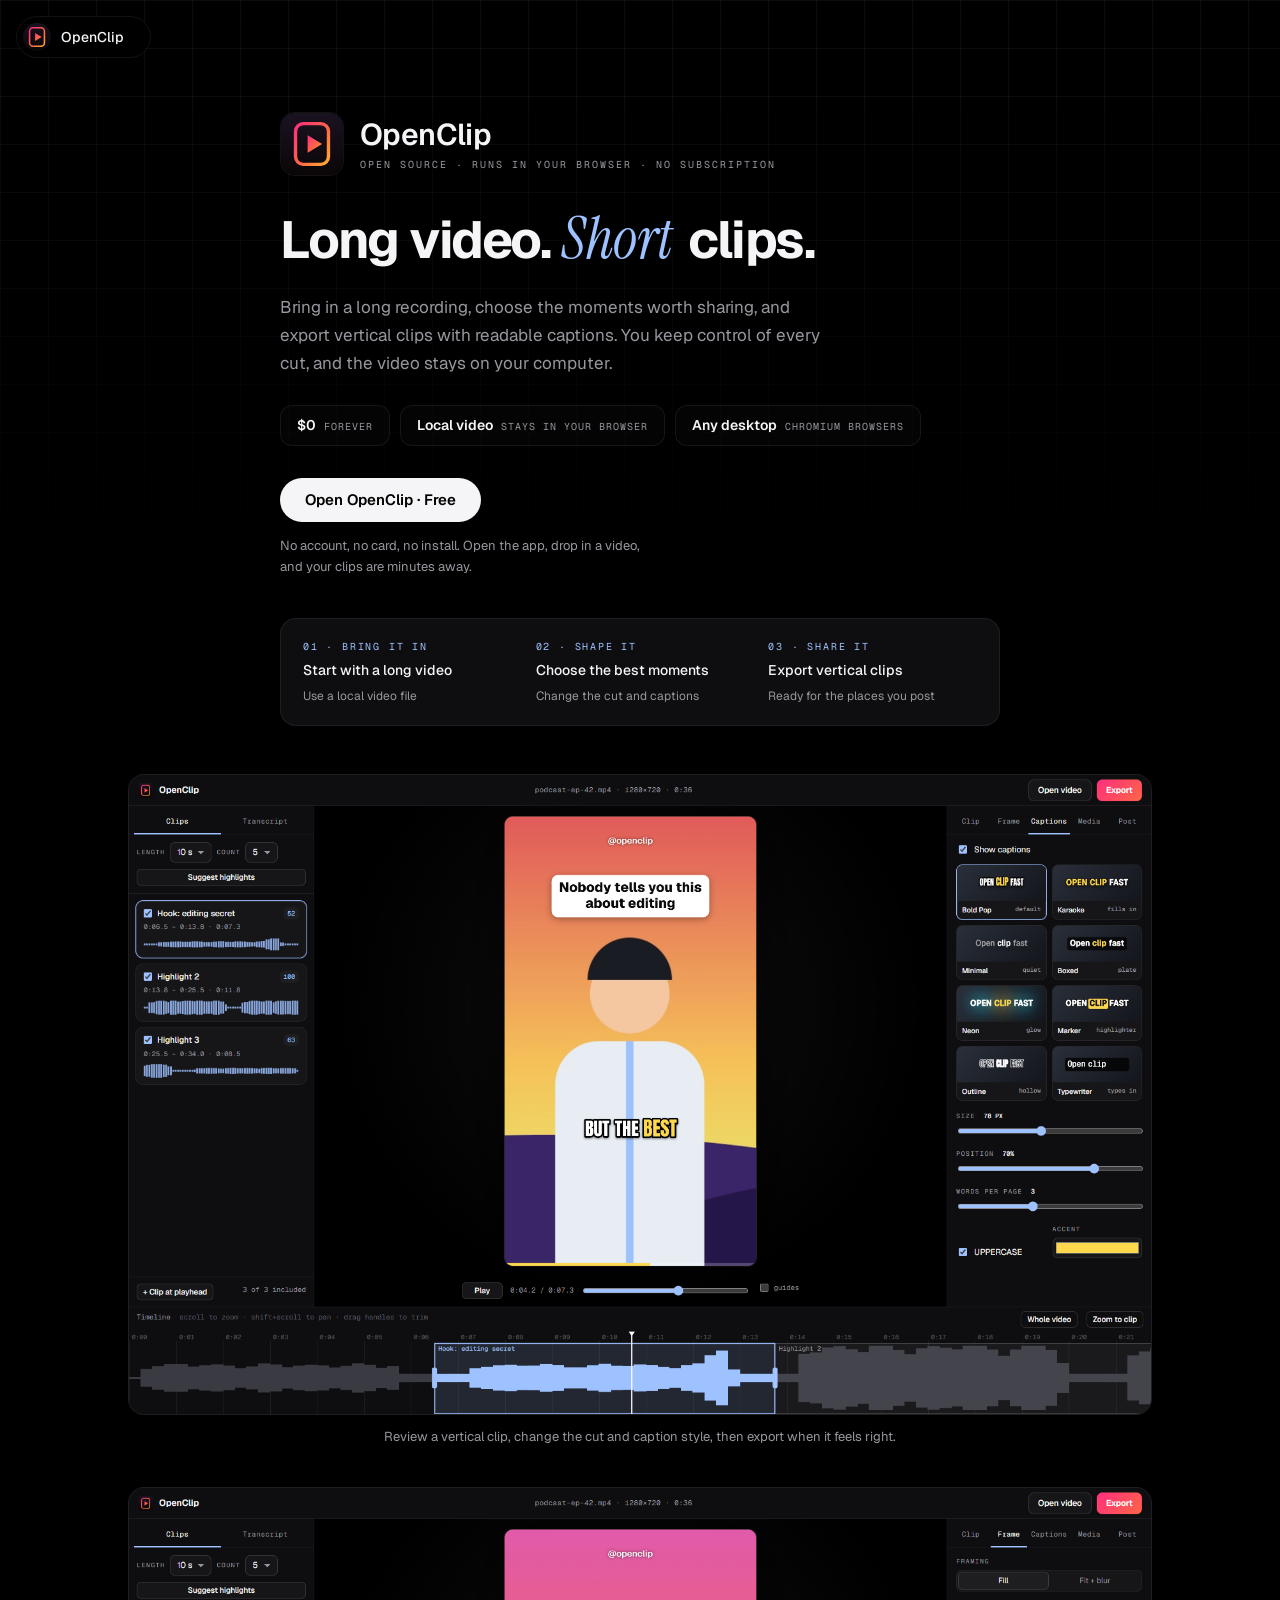
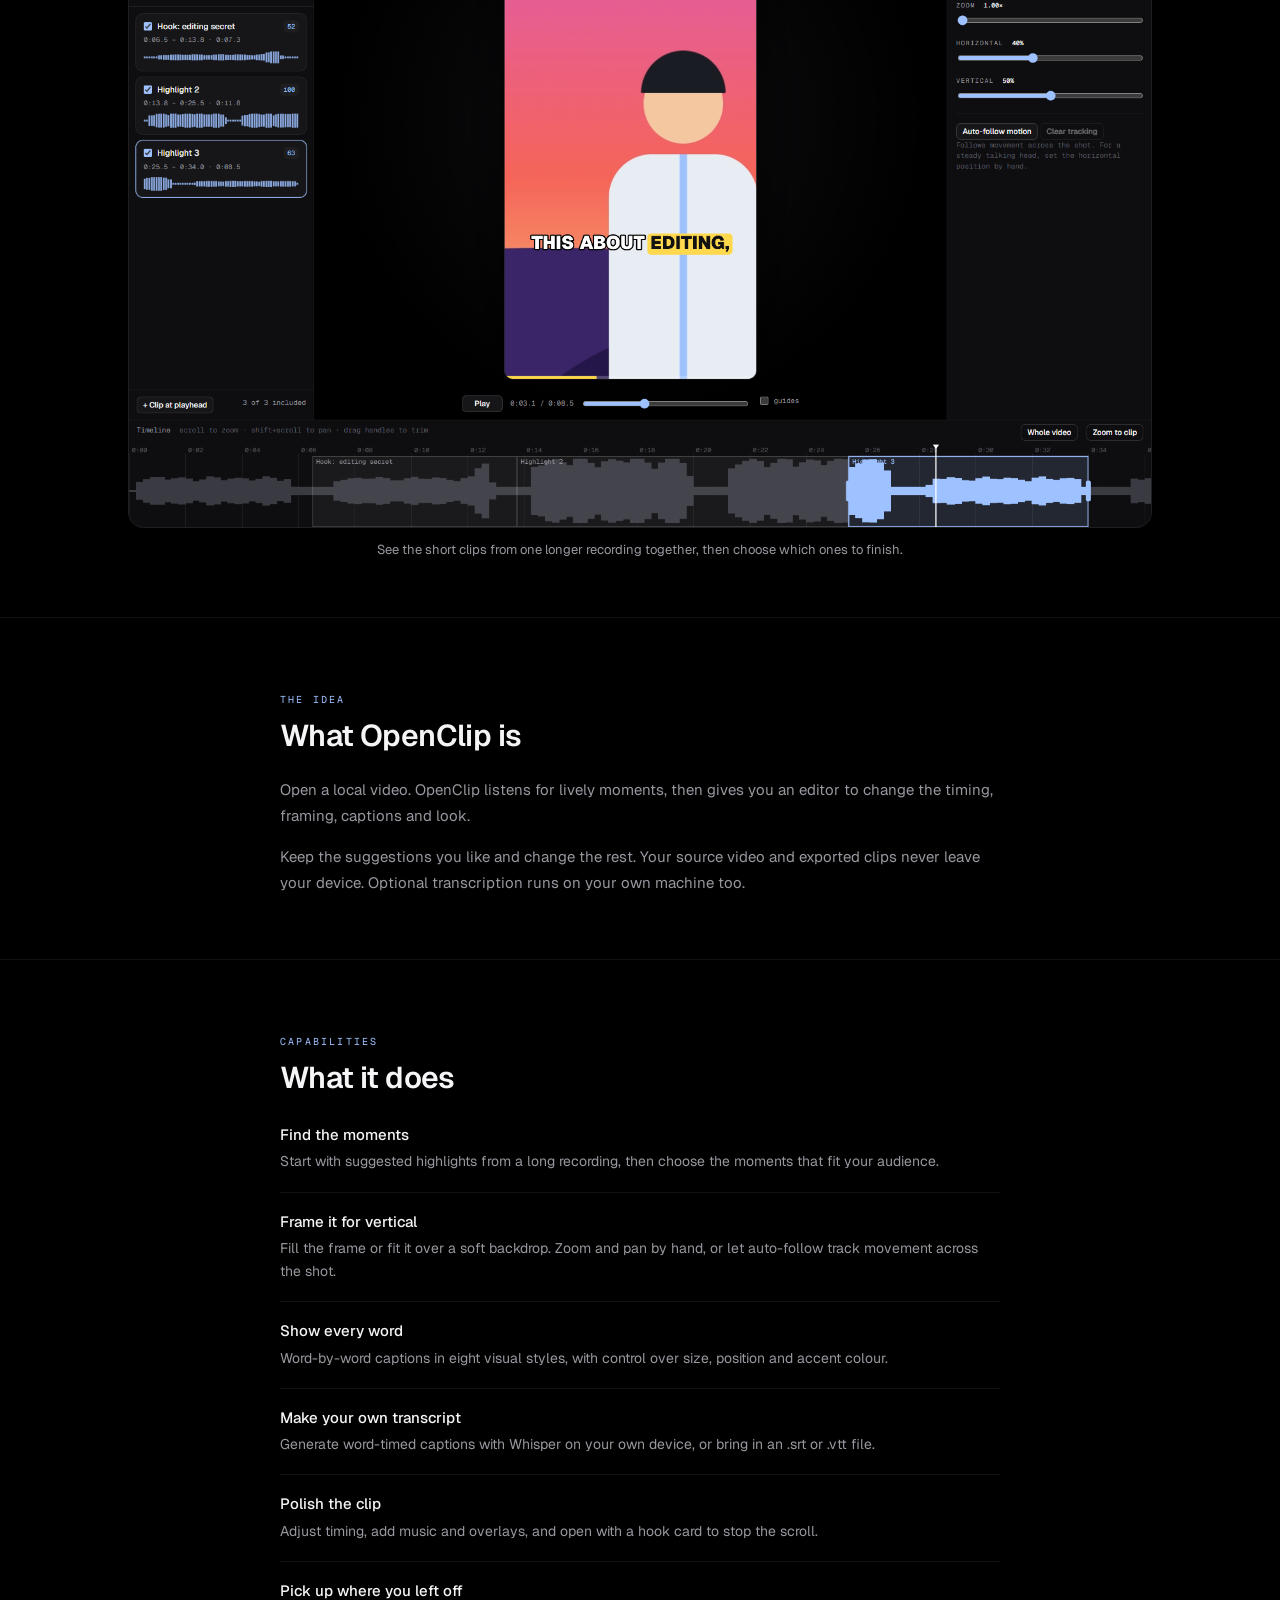
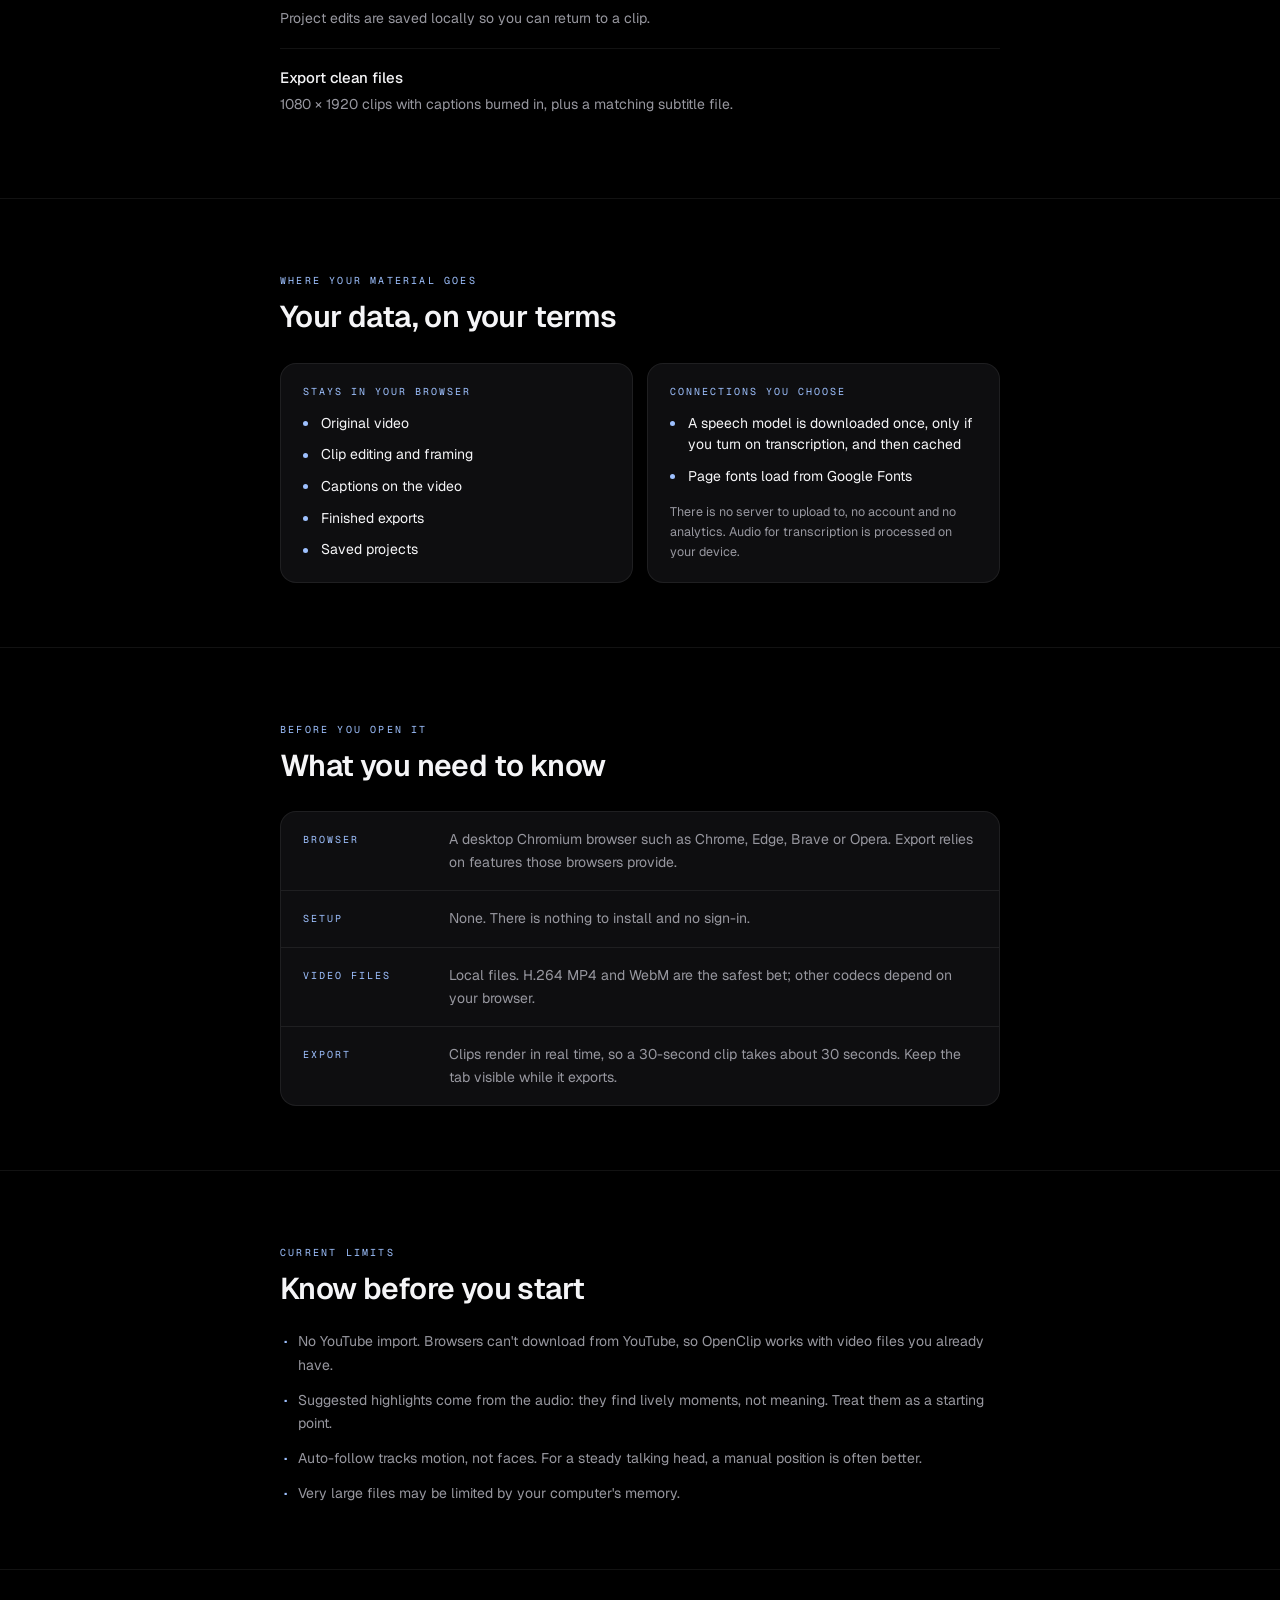
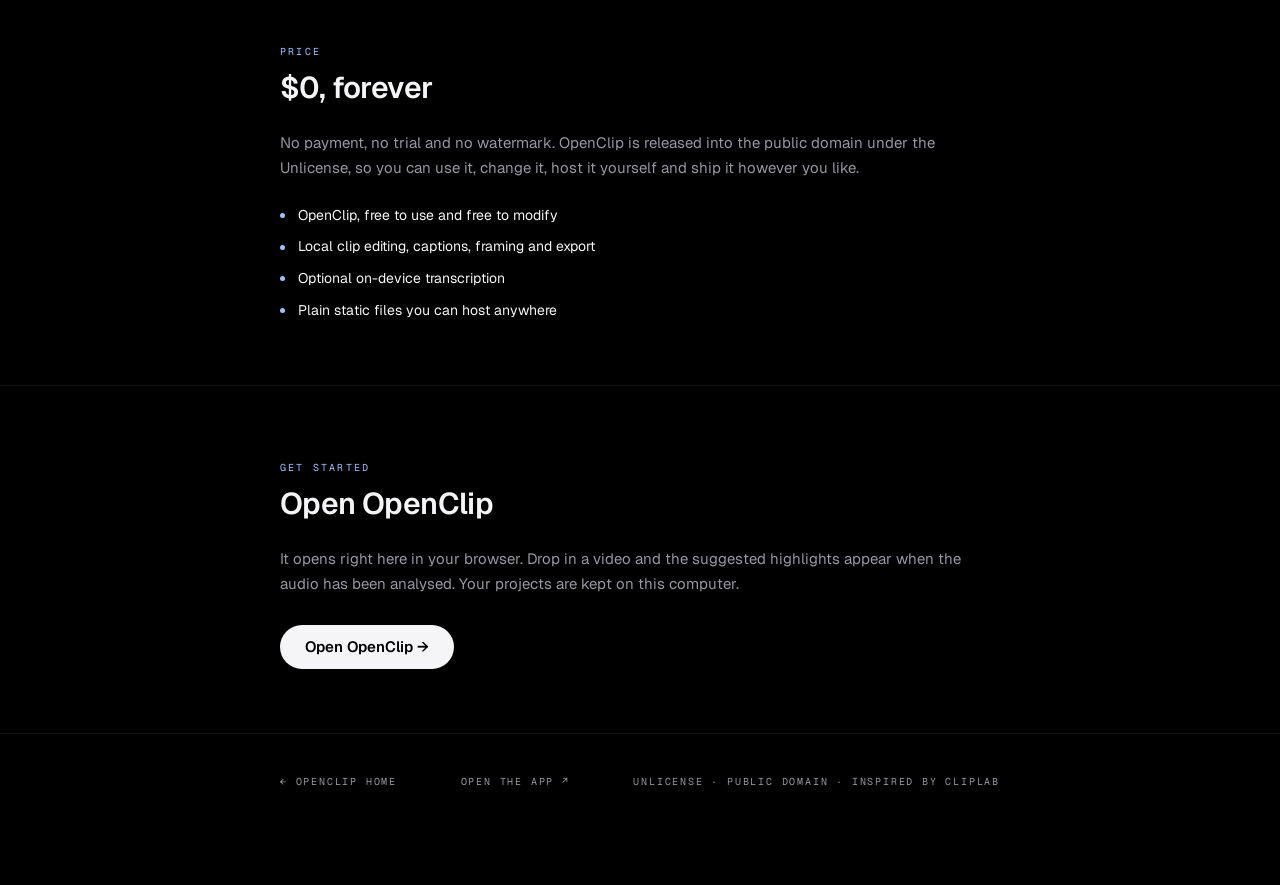
<file: index.html>
<!doctype html>
<html lang="en">
<head>
  <meta charset="utf-8">
  <meta name="viewport" content="width=device-width, initial-scale=1">
  <title>OpenClip · Long video. Short clips.</title>
  <meta name="description" content="OpenClip turns long videos into captioned vertical clips, free and open source, right in your browser. Your footage never leaves your device.">
  <link rel="icon" href="assets/logo.svg" type="image/svg+xml">
  <link rel="preconnect" href="https://fonts.googleapis.com">
  <link rel="preconnect" href="https://fonts.gstatic.com" crossorigin>
  <link href="https://fonts.googleapis.com/css2?family=Geist:wght@400;500;600;700&family=Geist+Mono:wght@400;500&family=Instrument+Serif:ital@1&display=swap" rel="stylesheet">
  <link rel="stylesheet" href="css/base.css">
  <link rel="stylesheet" href="css/landing.css">
  <script>document.documentElement.classList.add('js')</script>
</head>
<body>
<main>

  <div class="home-pill">
    <a href="index.html" class="pill-link">
      <img src="assets/logo.svg" alt="">
      <span>OpenClip</span>
      <span class="pill-hint mono" aria-hidden="true">Home</span>
    </a>
  </div>

  <!-- HERO -->
  <section class="hero">
    <div class="bg-grid" aria-hidden="true"></div>
    <div class="col">
      <div class="title-row">
        <img src="assets/logo.svg" alt="" class="app-icon">
        <div>
          <h1>OpenClip</h1>
          <p class="meta mono"><span>Open source</span><span>· Runs in your browser</span><span>· No subscription</span></p>
        </div>
      </div>

      <h2 class="headline">Long video. <em>Short</em> clips.</h2>
      <p class="lead">Bring in a long recording, choose the moments worth sharing, and export vertical clips with readable captions. You keep control of every cut, and the video stays on your computer.</p>

      <div class="facts-row">
        <span><b>$0</b> <small class="mono">forever</small></span>
        <span><b>Local video</b> <small class="mono">stays in your browser</small></span>
        <span><b>Any desktop</b> <small class="mono">chromium browsers</small></span>
      </div>

      <a href="app.html" class="btn white cta">Open OpenClip · Free</a>
      <p class="note">No account, no card, no install. Open the app, drop in a video, and your clips are minutes away.</p>

      <ol class="steps">
        <li><span class="mono">01 · Bring it in</span><b>Start with a long video</b><small>Use a local video file</small></li>
        <li><span class="mono">02 · Shape it</span><b>Choose the best moments</b><small>Change the cut and captions</small></li>
        <li><span class="mono">03 · Share it</span><b>Export vertical clips</b><small>Ready for the places you post</small></li>
      </ol>
    </div>
  </section>

  <!-- SCREENSHOTS -->
  <section class="shots">
    <div class="wide">
      <figure>
        <div class="frame"><img src="assets/openclip-editor.png" alt="OpenClip editor with a vertical video preview, captions, transcript, and timeline." width="1600" height="1000"></div>
        <figcaption>Review a vertical clip, change the cut and caption style, then export when it feels right.</figcaption>
      </figure>
      <figure>
        <div class="frame"><img src="assets/openclip-clips.png" alt="OpenClip highlights list showing several suggested clips from one longer recording." width="1600" height="1000" loading="lazy"></div>
        <figcaption>See the short clips from one longer recording together, then choose which ones to finish.</figcaption>
      </figure>
    </div>
  </section>

  <!-- THE IDEA -->
  <section class="block">
    <div class="col">
      <p class="eyebrow">The idea</p>
      <h2>What OpenClip is</h2>
      <div class="prose">
        <p>Open a local video. OpenClip listens for lively moments, then gives you an editor to change the timing, framing, captions and look.</p>
        <p>Keep the suggestions you like and change the rest. Your source video and exported clips never leave your device. Optional transcription runs on your own machine too.</p>
      </div>
    </div>
  </section>

  <!-- CAPABILITIES -->
  <section class="block">
    <div class="col">
      <p class="eyebrow">Capabilities</p>
      <h2>What it does</h2>
      <dl class="caps-list">
        <div><dt>Find the moments</dt><dd>Start with suggested highlights from a long recording, then choose the moments that fit your audience.</dd></div>
        <div><dt>Frame it for vertical</dt><dd>Fill the frame or fit it over a soft backdrop. Zoom and pan by hand, or let auto-follow track movement across the shot.</dd></div>
        <div><dt>Show every word</dt><dd>Word-by-word captions in eight visual styles, with control over size, position and accent colour.</dd></div>
        <div><dt>Make your own transcript</dt><dd>Generate word-timed captions with Whisper on your own device, or bring in an .srt or .vtt file.</dd></div>
        <div><dt>Polish the clip</dt><dd>Adjust timing, add music and overlays, and open with a hook card to stop the scroll.</dd></div>
        <div><dt>Pick up where you left off</dt><dd>Project edits are saved locally so you can return to a clip.</dd></div>
        <div><dt>Export clean files</dt><dd>1080 × 1920 clips with captions burned in, plus a matching subtitle file.</dd></div>
      </dl>
    </div>
  </section>

  <!-- PRIVACY -->
  <section class="block">
    <div class="col">
      <p class="eyebrow">Where your material goes</p>
      <h2>Your data, on your terms</h2>
      <div class="two">
        <div class="panel">
          <p class="mono label">Stays in your browser</p>
          <ul class="dots">
            <li>Original video</li>
            <li>Clip editing and framing</li>
            <li>Captions on the video</li>
            <li>Finished exports</li>
            <li>Saved projects</li>
          </ul>
        </div>
        <div class="panel">
          <p class="mono label">Connections you choose</p>
          <ul class="dots">
            <li>A speech model is downloaded once, only if you turn on transcription, and then cached</li>
            <li>Page fonts load from Google Fonts</li>
          </ul>
          <p class="small">There is no server to upload to, no account and no analytics. Audio for transcription is processed on your device.</p>
        </div>
      </div>
    </div>
  </section>

  <!-- WHAT TO KNOW -->
  <section class="block">
    <div class="col">
      <p class="eyebrow">Before you open it</p>
      <h2>What you need to know</h2>
      <div class="table">
        <div><span class="mono">Browser</span><p>A desktop Chromium browser such as Chrome, Edge, Brave or Opera. Export relies on features those browsers provide.</p></div>
        <div><span class="mono">Setup</span><p>None. There is nothing to install and no sign-in.</p></div>
        <div><span class="mono">Video files</span><p>Local files. H.264 MP4 and WebM are the safest bet; other codecs depend on your browser.</p></div>
        <div><span class="mono">Export</span><p>Clips render in real time, so a 30-second clip takes about 30 seconds. Keep the tab visible while it exports.</p></div>
      </div>
    </div>
  </section>

  <!-- LIMITS -->
  <section class="block">
    <div class="col">
      <p class="eyebrow">Current limits</p>
      <h2>Know before you start</h2>
      <ul class="limits">
        <li>No YouTube import. Browsers can't download from YouTube, so OpenClip works with video files you already have.</li>
        <li>Suggested highlights come from the audio: they find lively moments, not meaning. Treat them as a starting point.</li>
        <li>Auto-follow tracks motion, not faces. For a steady talking head, a manual position is often better.</li>
        <li>Very large files may be limited by your computer's memory.</li>
      </ul>
    </div>
  </section>

  <!-- PRICE -->
  <section class="block">
    <div class="col">
      <p class="eyebrow">Price</p>
      <h2>$0, forever</h2>
      <div class="prose">
        <p>No payment, no trial and no watermark. OpenClip is released into the public domain under the Unlicense, so you can use it, change it, host it yourself and ship it however you like.</p>
      </div>
      <ul class="dots included">
        <li>OpenClip, free to use and free to modify</li>
        <li>Local clip editing, captions, framing and export</li>
        <li>Optional on-device transcription</li>
        <li>Plain static files you can host anywhere</li>
      </ul>
    </div>
  </section>

  <!-- START -->
  <section class="block">
    <div class="col">
      <p class="eyebrow">Get started</p>
      <h2>Open OpenClip</h2>
      <div class="prose">
        <p>It opens right here in your browser. Drop in a video and the suggested highlights appear when the audio has been analysed. Your projects are kept on this computer.</p>
      </div>
      <a href="app.html" class="btn white cta">Open OpenClip →</a>
    </div>
  </section>

  <footer class="foot">
    <div class="col foot-row mono">
      <a href="index.html">← OpenClip home</a>
      <a href="app.html">Open the app ↗</a>
      <span>Unlicense · public domain · inspired by ClipLab</span>
    </div>
  </footer>
</main>
<script src="js/landing.js"></script>
</body>
</html>
</file>
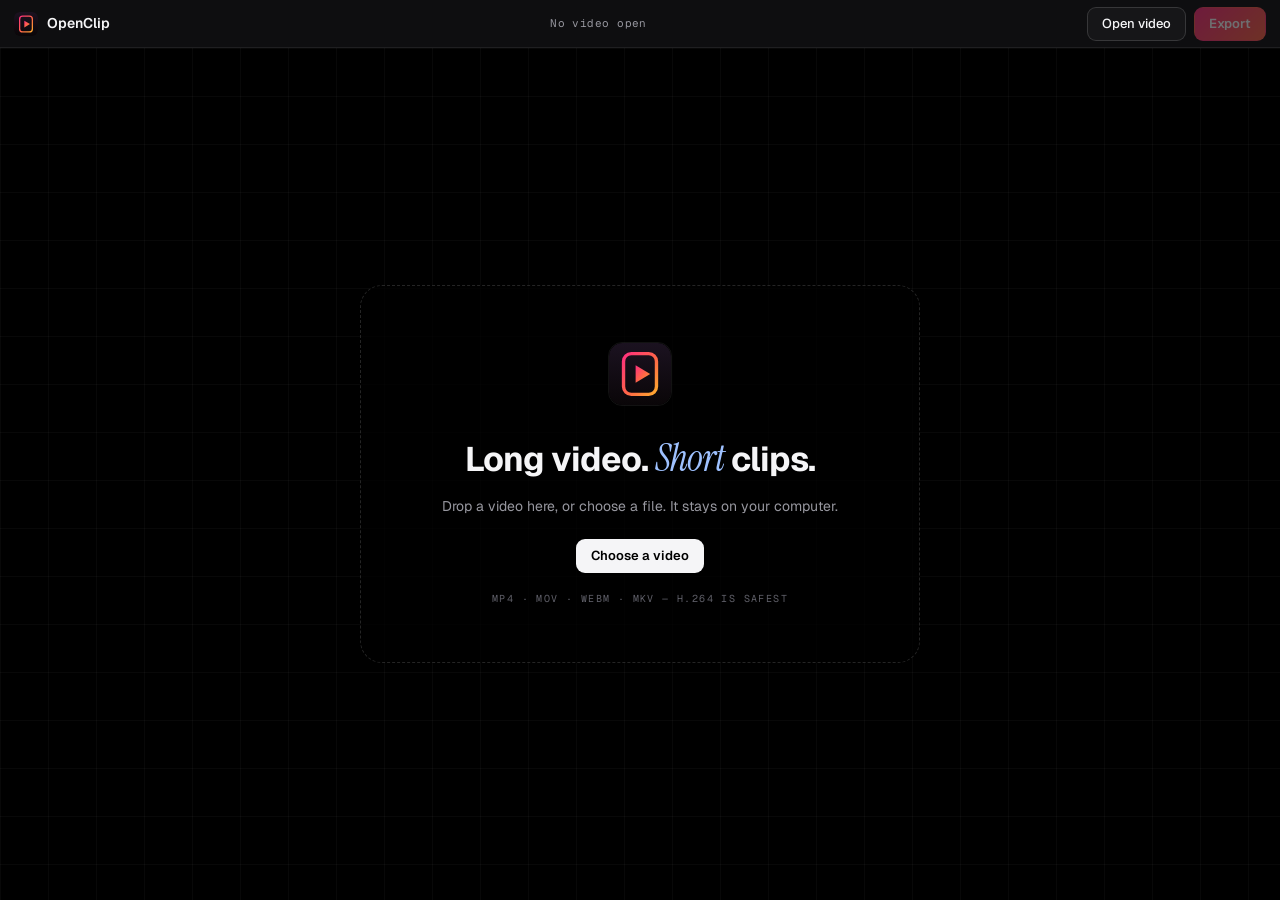
<file: app.html>
<!doctype html>
<html lang="en">
<head>
  <meta charset="utf-8">
  <meta name="viewport" content="width=device-width, initial-scale=1">
  <title>OpenClip · Editor</title>
  <link rel="icon" href="assets/logo.svg" type="image/svg+xml">
  <link rel="preconnect" href="https://fonts.googleapis.com">
  <link rel="preconnect" href="https://fonts.gstatic.com" crossorigin>
  <link href="https://fonts.googleapis.com/css2?family=Anton&family=Geist:wght@400;500;600;700;800;900&family=Geist+Mono:wght@400;500;600&family=Instrument+Serif:ital@1&display=swap" rel="stylesheet">
  <link rel="stylesheet" href="css/base.css">
  <link rel="stylesheet" href="css/app.css">
</head>
<body>

<header class="topbar">
  <a href="index.html" class="brand"><img src="assets/logo.svg" alt=""><span>OpenClip</span></a>
  <div class="proj mono" id="projName">No video open</div>
  <div class="top-actions">
    <button class="btn" id="btnOpen">Open video</button>
    <button class="btn export" id="btnExportTop" disabled>Export</button>
  </div>
</header>

<input type="file" id="fileInput" accept="video/*,.mkv,.mov,.mp4,.webm,.m4v" hidden>
<input type="file" id="subInput" accept=".srt,.vtt,text/vtt" hidden>
<input type="file" id="musicInput" accept="audio/*" hidden>

<!-- EMPTY STATE -->
<main class="empty" id="empty">
  <div class="drop" id="drop">
    <img src="assets/logo.svg" alt="" class="drop-icon">
    <h1>Long video. <em>Short</em> clips.</h1>
    <p>Drop a video here, or choose a file. It stays on your computer.</p>
    <button class="btn white" id="btnChoose">Choose a video</button>
    <p class="mono hint">MP4 · MOV · WEBM · MKV — H.264 is safest</p>
  </div>
</main>

<!-- EDITOR -->
<div class="editor" id="editor" hidden>

  <!-- left: clips + transcript -->
  <aside class="panel left">
    <div class="tabs" data-tabs="left">
      <button class="tab on" data-tab="clips">Clips</button>
      <button class="tab" data-tab="transcript">Transcript</button>
    </div>

    <section class="pane on" data-pane="clips">
      <div class="detect">
        <div class="row">
          <label class="mono lbl">Length</label>
          <select id="detLen">
            <option value="10">10 s</option><option value="15">15 s</option><option value="20">20 s</option>
            <option value="30" selected>30 s</option><option value="45">45 s</option>
            <option value="60">60 s</option><option value="90">90 s</option>
          </select>
          <label class="mono lbl">Count</label>
          <select id="detCount">
            <option>3</option><option>5</option><option selected>6</option><option>8</option><option>12</option>
          </select>
        </div>
        <button class="btn sm" id="btnDetect">Suggest highlights</button>
      </div>
      <div class="clip-list" id="clipList"></div>
      <div class="list-foot">
        <button class="btn sm" id="btnNewClip">+ Clip at playhead</button>
        <span class="mono small" id="clipCount"></span>
      </div>
    </section>

    <section class="pane" data-pane="transcript">
      <div class="tr-tools">
        <select id="asrModel">
          <option value="Xenova/whisper-tiny.en">English · tiny (~40 MB)</option>
          <option value="Xenova/whisper-base">Multilingual · base (~80 MB)</option>
        </select>
        <div class="row">
          <button class="btn sm" id="btnAsrClip">Transcribe clip</button>
          <button class="btn sm" id="btnAsrAll">Whole video</button>
        </div>
        <div class="row">
          <button class="btn sm" id="btnSub">Import .srt / .vtt</button>
          <button class="btn sm danger" id="btnClearTr">Clear</button>
        </div>
        <div class="asr-status" id="asrStatus" hidden><div class="bar"><i id="asrBar"></i></div><span class="mono small" id="asrText"></span></div>
        <p class="mono small hint">Runs on your device. The model downloads once, then is cached. Double-click a word to fix it.</p>
      </div>
      <div class="transcript" id="transcript"></div>
    </section>
  </aside>

  <!-- centre: preview -->
  <section class="center">
    <div class="stage"><canvas id="preview" width="1080" height="1920"></canvas></div>
    <div class="transport">
      <button class="btn sm" id="btnPlay" title="Play / pause (Space)">Play</button>
      <span class="mono time" id="timeLbl">0:00.0 / 0:00.0</span>
      <input type="range" id="scrub" min="0" max="1000" value="0">
      <label class="chk mono small" title="Show a safe-area guide on the preview only"><input type="checkbox" id="chkGuides"> guides</label>
    </div>
  </section>

  <!-- right: inspector -->
  <aside class="panel right">
    <div class="tabs" data-tabs="right">
      <button class="tab on" data-tab="clip">Clip</button>
      <button class="tab" data-tab="frame">Frame</button>
      <button class="tab" data-tab="caps">Captions</button>
      <button class="tab" data-tab="extras">Media</button>
      <button class="tab" data-tab="post">Post</button>
    </div>

    <section class="pane on" data-pane="clip">
      <div class="field"><label class="mono lbl">Name</label><input type="text" id="clipName"></div>
      <div class="field two">
        <div><label class="mono lbl">Start</label><input type="text" id="clipStart" class="mono"></div>
        <div><label class="mono lbl">End</label><input type="text" id="clipEnd" class="mono"></div>
      </div>
      <div class="row">
        <button class="btn sm" id="btnSetIn" title="Shortcut: I">Start = playhead</button>
        <button class="btn sm" id="btnSetOut" title="Shortcut: O">End = playhead</button>
      </div>
      <p class="mono small" id="clipLen"></p>
      <hr>
      <div class="field"><label class="chk"><input type="checkbox" id="hookOn"> Hook card</label></div>
      <div class="field"><input type="text" id="hookText" placeholder="Pick the right trend, win easily"></div>
      <div class="field"><label class="mono lbl">Shown for <b id="hookDurV"></b></label><input type="range" id="hookDur" min="1" max="6" step="0.5"></div>
      <hr>
      <button class="btn sm danger" id="btnDelClip">Delete clip</button>
    </section>

    <section class="pane" data-pane="frame">
      <div class="field"><label class="mono lbl">Framing</label>
        <div class="seg" id="modeSeg"><button data-mode="fill" class="on">Fill</button><button data-mode="fit">Fit + blur</button></div>
      </div>
      <div class="field"><label class="mono lbl">Zoom <b id="zoomV"></b></label><input type="range" id="zoom" min="1" max="3" step="0.01"></div>
      <div class="field"><label class="mono lbl">Horizontal <b id="xV"></b></label><input type="range" id="posX" min="0" max="1" step="0.005"></div>
      <div class="field"><label class="mono lbl">Vertical <b id="yV"></b></label><input type="range" id="posY" min="0" max="1" step="0.005"></div>
      <hr>
      <button class="btn sm" id="btnFollow">Auto-follow motion</button>
      <button class="btn sm ghost" id="btnClearFollow">Clear tracking</button>
      <div class="asr-status" id="followStatus" hidden><div class="bar"><i id="followBar"></i></div><span class="mono small">Tracking…</span></div>
      <p class="mono small hint" id="followNote">Follows movement across the shot. For a steady talking head, set the horizontal position by hand.</p>
    </section>

    <section class="pane" data-pane="caps">
      <div class="field"><label class="chk"><input type="checkbox" id="capOn"> Show captions</label></div>
      <div class="styles" id="styleGrid"></div>
      <div class="field"><label class="mono lbl">Size <b id="capSizeV"></b></label><input type="range" id="capSize" min="36" max="130" step="1"></div>
      <div class="field"><label class="mono lbl">Position <b id="capYV"></b></label><input type="range" id="capY" min="0.1" max="0.9" step="0.005"></div>
      <div class="field"><label class="mono lbl">Words per page <b id="capPerV"></b></label><input type="range" id="capPer" min="1" max="6" step="1"></div>
      <div class="field two">
        <label class="chk"><input type="checkbox" id="capUpper"> UPPERCASE</label>
        <div class="color"><label class="mono lbl">Accent</label><input type="color" id="capAccent"></div>
      </div>
    </section>

    <section class="pane" data-pane="extras">
      <div class="field"><label class="mono lbl">Overlay text</label><input type="text" id="ovText" placeholder="@yourhandle"></div>
      <div class="field"><div class="seg" id="ovPos"><button data-pos="top" class="on">Top</button><button data-pos="bottom">Bottom</button></div></div>
      <div class="field"><label class="chk"><input type="checkbox" id="progressOn"> Progress bar</label></div>
      <hr>
      <div class="field"><label class="mono lbl">Original audio <b id="origV"></b></label><input type="range" id="origVol" min="0" max="1.5" step="0.01"></div>
      <div class="field">
        <label class="mono lbl">Music</label>
        <div class="row"><button class="btn sm" id="btnMusic">Choose audio…</button><button class="btn sm ghost" id="btnMusicClear" hidden>Remove</button></div>
        <p class="mono small" id="musicName"></p>
      </div>
      <div class="field"><label class="mono lbl">Music volume <b id="musicV"></b></label><input type="range" id="musicVol" min="0" max="1" step="0.01"></div>
    </section>

    <section class="pane" data-pane="post">
      <p class="mono lbl">Output</p>
      <p class="small">1080 × 1920 · 30 fps · captions burned in<br><span class="mono" id="fmtNote"></span></p>
      <div class="field"><label class="chk"><input type="checkbox" id="saveSrt" checked> Also save a matching .srt</label></div>
      <div class="col-btns">
        <button class="btn export" id="btnExport">Export this clip</button>
        <button class="btn" id="btnExportAll">Export all included clips</button>
        <button class="btn ghost" id="btnSrtOnly">Download .srt only</button>
      </div>
      <p class="mono small hint">Exports render in real time and stay in your browser. Keep this tab visible until the file downloads.</p>
    </section>
  </aside>

  <!-- bottom: timeline -->
  <section class="timeline">
    <div class="tl-bar">
      <span class="mono small">Timeline</span>
      <span class="mono small hint">scroll to zoom · shift+scroll to pan · drag handles to trim</span>
      <span class="grow"></span>
      <button class="btn sm ghost" id="tlWhole">Whole video</button>
      <button class="btn sm ghost" id="tlClip">Zoom to clip</button>
    </div>
    <canvas id="timeline"></canvas>
  </section>
</div>

<video id="srcVideo" playsinline preload="auto" style="position:fixed;left:-9999px;width:2px;height:2px;opacity:0;pointer-events:none"></video>
<audio id="music" loop preload="auto" style="display:none"></audio>

<div class="overlay" id="busy" hidden>
  <div class="busy-card">
    <div class="spinner"></div>
    <h3 id="busyTitle">Working…</h3>
    <p class="mono small" id="busyText"></p>
    <div class="bar" id="busyBarWrap" hidden><i id="busyBar"></i></div>
    <button class="btn sm" id="busyCancel" hidden>Cancel</button>
  </div>
</div>
<div id="toasts"></div>

<script src="js/util.js"></script>
<script src="js/analyze.js"></script>
<script src="js/captions.js"></script>
<script src="js/render.js"></script>
<script src="js/transcribe.js"></script>
<script src="js/timeline.js"></script>
<script src="js/app.js"></script>
</body>
</html>
</file>
<file: css/base.css>
:root {
  --bg: #000;
  --surface: #0e0e10;
  --surface-2: #161618;
  --surface-3: #1e1e21;
  --fg: #f5f5f7;
  --muted: #97979f;
  --faint: #5f5f68;
  --line: #ffffff12;
  --line-strong: #ffffff24;
  --accent: #9ec1ff;
  --bio: #7cc8ff;
  --brand-from: #ff2f7e;
  --brand-via: #ff6647;
  --brand-to: #ffab2e;
  --warn: #ffd84d;
  --danger: #ff5d6c;
  --font: "Geist", ui-sans-serif, system-ui, -apple-system, "Segoe UI", Roboto, sans-serif;
  --mono: "Geist Mono", ui-monospace, SFMono-Regular, Menlo, Consolas, monospace;
  --serif: "Instrument Serif", ui-serif, Georgia, serif;
}

* { box-sizing: border-box; }
html { color-scheme: dark; scroll-behavior: smooth; }
body {
  margin: 0;
  background: var(--bg);
  color: var(--fg);
  font-family: var(--font);
  font-size: 14px;
  line-height: 1.5;
  -webkit-font-smoothing: antialiased;
}
a { color: inherit; text-decoration: none; }
button, input, select, textarea { font: inherit; color: inherit; }
[hidden] { display: none !important; }

.mono { font-family: var(--mono); }
.eyebrow { font-family: var(--mono); font-size: 10px; letter-spacing: .22em; text-transform: uppercase; color: var(--accent); }

.btn {
  display: inline-flex; align-items: center; justify-content: center; gap: 8px;
  height: 34px; padding: 0 14px; border-radius: 9px;
  background: var(--surface-2); border: 1px solid var(--line-strong);
  font-weight: 500; font-size: 13px; cursor: pointer; white-space: nowrap;
  transition: background .15s, border-color .15s, transform .05s, opacity .15s;
}
.btn:hover { background: var(--surface-3); border-color: #ffffff3a; }
.btn:active { transform: translateY(1px); }
.btn:disabled { opacity: .4; cursor: not-allowed; }
.btn.white { background: var(--fg); color: #000; border-color: transparent; font-weight: 600; }
.btn.white:hover { background: #fff; }
.btn.export {
  background: linear-gradient(135deg, var(--brand-from), var(--brand-via));
  color: #fff; border-color: transparent; font-weight: 600;
}
.btn.export:hover { filter: brightness(1.1); }
.btn.ghost { background: transparent; }
.btn.sm { height: 26px; padding: 0 9px; font-size: 12px; border-radius: 7px; }
.btn.danger:hover { background: rgba(255, 93, 108, .14); border-color: var(--danger); color: var(--danger); }

::-webkit-scrollbar { width: 10px; height: 10px; }
::-webkit-scrollbar-thumb { background: var(--surface-3); border-radius: 10px; border: 2px solid var(--bg); }
::-webkit-scrollbar-thumb:hover { background: #2c2c31; }
::-webkit-scrollbar-track { background: transparent; }
</file>
<file: css/landing.css>
main { overflow-x: clip; padding-bottom: 96px; }
.col { width: min(720px, 100%); margin: 0 auto; }

/* floating home pill */
.home-pill { position: fixed; top: 16px; left: 16px; z-index: 50; }
.pill-link {
  display: flex; align-items: center; gap: 10px; padding: 6px 16px 6px 6px;
  border-radius: 999px; border: 1px solid var(--line); background: rgba(0, 0, 0, .6);
  backdrop-filter: blur(20px); transition: border-color .2s;
}
.pill-link:hover { border-color: #ffffff40; }
.pill-link img { width: 28px; height: 28px; border-radius: 50%; display: block; }
.pill-link span:nth-child(2) { font-size: 14px; font-weight: 500; }
.pill-hint { max-width: 0; overflow: hidden; white-space: nowrap; opacity: 0; font-size: 10px; letter-spacing: .2em; text-transform: uppercase; color: var(--muted); transition: all .3s; }
.pill-link:hover .pill-hint { max-width: 50px; opacity: 1; }

/* hero */
.hero { position: relative; overflow: hidden; padding: 112px 24px 48px; }
.bg-grid {
  position: absolute; inset: 0; pointer-events: none;
  background-image: linear-gradient(#ffffff0d 1px, transparent 1px), linear-gradient(90deg, #ffffff0d 1px, transparent 1px);
  background-size: 48px 48px;
  -webkit-mask-image: linear-gradient(to bottom, #000, transparent 75%);
  mask-image: linear-gradient(to bottom, #000, transparent 75%);
}
.hero .col { position: relative; }
.title-row { display: flex; align-items: center; gap: 16px; }
.app-icon { width: 64px; height: 64px; border-radius: 14px; border: 1px solid var(--line); display: block; }
.title-row h1 { margin: 0; font-size: 30px; font-weight: 600; letter-spacing: -0.02em; line-height: 1.2; }
.meta { margin: 4px 0 0; display: flex; flex-wrap: wrap; gap: 0 8px; font-size: 10px; letter-spacing: .2em; text-transform: uppercase; color: var(--muted); }
.headline { margin: 32px 0 0; font-size: clamp(36px, 8vw, 52px); line-height: 1.05; font-weight: 700; letter-spacing: -0.03em; text-wrap: balance; }
.headline em { font-family: var(--serif); font-style: italic; font-weight: 400; color: var(--accent); letter-spacing: -0.01em; font-size: 1.12em; padding-right: .04em; }
.lead { margin: 24px 0 0; max-width: 560px; font-size: 17px; line-height: 1.65; color: var(--muted); }
.facts-row { display: flex; flex-wrap: wrap; gap: 10px; margin-top: 28px; }
.facts-row span { display: inline-flex; align-items: baseline; gap: 8px; padding: 9px 16px; border: 1px solid var(--line); border-radius: 12px; background: rgba(255,255,255,.015); font-size: 14px; }
.facts-row b { font-weight: 600; }
.facts-row small { font-size: 10px; letter-spacing: .1em; text-transform: uppercase; color: var(--muted); }
.cta { margin-top: 32px; height: 44px; padding: 0 24px; border-radius: 999px; font-size: 15px; }
.note { margin: 14px 0 0; max-width: 360px; font-size: 13px; color: var(--muted); line-height: 1.6; }
.steps { list-style: none; padding: 0; margin: 40px 0 0; display: grid; grid-template-columns: repeat(3, 1fr); gap: 24px; padding: 20px 22px; border: 1px solid var(--line); border-radius: 16px; background: var(--surface); }
.steps li { display: grid; gap: 6px; align-content: start; }
.steps span { font-size: 10px; letter-spacing: .18em; text-transform: uppercase; color: var(--accent); }
.steps b { font-weight: 500; font-size: 14px; }
.steps small { font-size: 12px; color: var(--muted); }
@media (max-width: 640px) { .steps { grid-template-columns: 1fr; gap: 18px; } }

/* screenshots */
.shots { padding: 0 24px 56px; }
.wide { width: min(1024px, 100%); margin: 0 auto; display: grid; gap: 40px; }
figure { margin: 0; text-align: center; }
.frame { overflow: hidden; border-radius: 16px; border: 1px solid var(--line); background: var(--surface); box-shadow: 0 40px 100px -40px rgba(0,0,0,.9); }
.frame img { display: block; width: 100%; height: auto; }
figcaption { margin: 12px auto 0; max-width: 560px; font-size: 13px; line-height: 1.6; color: var(--muted); }

/* generic blocks */
.block { border-top: 1px solid var(--line); padding: 64px 24px; }
.block h2 { margin: 12px 0 0; font-size: 30px; line-height: 1.15; font-weight: 600; letter-spacing: -0.02em; text-wrap: balance; }
.prose { margin-top: 24px; display: grid; gap: 16px; }
.prose p { margin: 0; font-size: 15px; line-height: 1.7; color: var(--muted); }
.block .cta { margin-top: 28px; }

.caps-list { margin: 28px 0 0; display: grid; gap: 0; }
.caps-list > div { padding: 18px 0; border-top: 1px solid var(--line); }
.caps-list > div:first-child { border-top: 0; padding-top: 0; }
.caps-list dt { font-size: 15px; font-weight: 500; }
.caps-list dd { margin: 4px 0 0; font-size: 14px; line-height: 1.65; color: var(--muted); }

.two { margin-top: 28px; display: grid; grid-template-columns: 1fr 1fr; gap: 14px; }
@media (max-width: 640px) { .two { grid-template-columns: 1fr; } }
.panel { padding: 20px 22px; border: 1px solid var(--line); border-radius: 16px; background: var(--surface); }
.label { margin: 0 0 14px; font-size: 10px; letter-spacing: .2em; text-transform: uppercase; color: var(--accent); }
.dots { list-style: none; margin: 0; padding: 0; display: grid; gap: 10px; }
.dots li { position: relative; padding-left: 18px; font-size: 14px; line-height: 1.55; color: var(--fg); }
.dots li::before { content: ""; position: absolute; left: 0; top: .6em; width: 5px; height: 5px; border-radius: 50%; background: var(--accent); }
.small { margin: 14px 0 0; font-size: 12.5px; line-height: 1.6; color: var(--muted); }
.included { margin-top: 24px; }

.table { margin-top: 28px; border: 1px solid var(--line); border-radius: 16px; overflow: hidden; background: var(--surface); }
.table > div { display: grid; grid-template-columns: 130px 1fr; gap: 16px; padding: 16px 22px; border-top: 1px solid var(--line); }
.table > div:first-child { border-top: 0; }
.table span { font-size: 10px; letter-spacing: .2em; text-transform: uppercase; color: var(--accent); padding-top: 4px; }
.table p { margin: 0; font-size: 14px; line-height: 1.65; color: var(--muted); }
@media (max-width: 560px) { .table > div { grid-template-columns: 1fr; gap: 4px; } }

.limits { list-style: none; margin: 24px 0 0; padding: 0; display: grid; gap: 12px; }
.limits li { position: relative; padding-left: 18px; font-size: 14px; line-height: 1.65; color: var(--muted); }
.limits li::before { content: "·"; position: absolute; left: 4px; color: var(--accent); font-weight: 700; }

.foot { border-top: 1px solid var(--line); padding: 40px 24px 0; }
.foot-row { display: flex; flex-wrap: wrap; justify-content: space-between; gap: 14px 24px; font-size: 10px; letter-spacing: .18em; text-transform: uppercase; color: var(--muted); }
.foot-row a:hover { color: var(--fg); }

/* ---- entrance animations (enabled only when JS adds html.js) ---- */
:root { --ease: cubic-bezier(.16, 1, .3, 1); }

.js .reveal { opacity: 0; transform: translateY(24px); transition: opacity .9s var(--ease), transform .9s var(--ease); transition-delay: var(--d, 0ms); }
.js .reveal.in { opacity: 1; transform: none; }

/* headline: words rise out of a clipped line */
.js .headline.split { opacity: 1; transform: none; }
.headline .hl { display: block; overflow: hidden; padding: .1em .08em .16em; margin: -.1em -.08em -.16em; }
.headline .hw { display: inline-block; transform: translateY(115%); transition: transform 1.05s var(--ease); transition-delay: var(--d, 0ms); }
.headline.in .hw { transform: none; }
.headline em .hw { padding-right: .04em; }

@media (prefers-reduced-motion: reduce) {
  .js .reveal, .headline .hw { opacity: 1 !important; transform: none !important; transition: none !important; }
}
</file>
<file: css/app.css>
html, body { height: 100%; overflow: hidden; }
body { display: flex; flex-direction: column; }

.topbar { flex: none; height: 48px; display: flex; align-items: center; gap: 16px; padding: 0 14px; border-bottom: 1px solid var(--line); background: var(--surface); }
.brand { display: inline-flex; align-items: center; gap: 9px; font-weight: 600; font-size: 14px; }
.brand img { width: 24px; height: 24px; border-radius: 6px; display: block; }
.proj { flex: 1; text-align: center; font-size: 11px; color: var(--muted); letter-spacing: .04em; overflow: hidden; text-overflow: ellipsis; white-space: nowrap; }
.top-actions { display: flex; gap: 8px; }

/* empty state */
.empty { flex: 1; display: grid; place-items: center; padding: 24px; background-image: linear-gradient(#ffffff08 1px, transparent 1px), linear-gradient(90deg, #ffffff08 1px, transparent 1px); background-size: 48px 48px; }
.drop { width: min(560px, 100%); text-align: center; padding: 56px 32px; border: 1.5px dashed var(--line-strong); border-radius: 22px; background: rgba(0,0,0,.7); transition: border-color .2s, background .2s; }
.drop.over { border-color: var(--accent); background: rgba(158,193,255,.06); }
.drop-icon { width: 64px; height: 64px; border-radius: 14px; border: 1px solid var(--line); margin-bottom: 18px; }
.drop h1 { margin: 0 0 8px; font-size: 34px; font-weight: 700; letter-spacing: -0.03em; }
.drop h1 em, .hint-em { font-family: var(--serif); font-style: italic; font-weight: 400; color: var(--accent); font-size: 1.12em; }
.drop p { margin: 0 0 22px; color: var(--muted); }
.drop .hint { margin: 18px 0 0; font-size: 10px; letter-spacing: .14em; text-transform: uppercase; color: var(--faint); }

/* editor grid */
.editor { flex: 1; min-height: 0; display: grid; grid-template-columns: 290px minmax(0, 1fr) 320px; grid-template-rows: minmax(0, 1fr) 168px; }
.panel { min-height: 0; display: flex; flex-direction: column; background: var(--surface); }
.panel.left { border-right: 1px solid var(--line); }
.panel.right { border-left: 1px solid var(--line); }
.timeline { grid-column: 1 / -1; border-top: 1px solid var(--line); background: var(--surface); display: flex; flex-direction: column; min-height: 0; }
.tl-bar { flex: none; display: flex; align-items: center; gap: 14px; padding: 6px 12px; }
.tl-bar .grow { flex: 1; }
#timeline { flex: 1; min-height: 0; width: 100%; display: block; cursor: pointer; }

.tabs { flex: none; display: flex; gap: 2px; padding: 8px 8px 0; border-bottom: 1px solid var(--line); }
.tab { flex: 1; background: none; border: 0; padding: 8px 4px 10px; font-family: var(--mono); font-size: 11px; letter-spacing: .04em; color: var(--muted); cursor: pointer; border-bottom: 2px solid transparent; margin-bottom: -1px; }
.tab:hover { color: var(--fg); }
.tab.on { color: var(--fg); border-bottom-color: var(--accent); }
.pane { display: none; flex: 1; min-height: 0; overflow-y: auto; padding: 14px; }
.pane.on { display: block; }
.pane[data-pane="clips"].on { display: flex; flex-direction: column; padding: 0; }
.pane[data-pane="transcript"].on { display: flex; flex-direction: column; padding: 0; }

/* form bits */
.lbl { display: block; font-size: 10px; letter-spacing: .14em; text-transform: uppercase; color: var(--muted); margin-bottom: 6px; }
.lbl b { color: var(--fg); font-weight: 500; letter-spacing: 0; margin-left: 6px; }
.field { margin-bottom: 14px; }
.field.two { display: grid; grid-template-columns: 1fr 1fr; gap: 10px; align-items: end; }
.row { display: flex; gap: 8px; align-items: center; flex-wrap: wrap; margin-bottom: 8px; }
input[type=text], select { width: 100%; height: 32px; padding: 0 10px; border-radius: 8px; background: var(--surface-2); border: 1px solid var(--line-strong); outline: none; font-size: 13px; }
input[type=text]:focus, select:focus { border-color: var(--accent); }
select { appearance: none; cursor: pointer; background-image: linear-gradient(45deg, transparent 50%, var(--muted) 50%), linear-gradient(135deg, var(--muted) 50%, transparent 50%); background-position: calc(100% - 15px) 13px, calc(100% - 10px) 13px; background-size: 5px 5px; background-repeat: no-repeat; padding-right: 26px; }
.detect select { width: auto; }
input[type=range] { width: 100%; accent-color: var(--accent); }
input[type=color] { width: 100%; height: 32px; padding: 2px; border-radius: 8px; border: 1px solid var(--line-strong); background: var(--surface-2); cursor: pointer; }
.chk { display: flex; align-items: center; gap: 8px; font-size: 13px; cursor: pointer; }
.chk input { accent-color: var(--accent); }
.small { font-size: 11px; color: var(--muted); margin: 0 0 8px; }
.hint { color: var(--faint); }
hr { border: 0; border-top: 1px solid var(--line); margin: 14px 0; }
.seg { display: grid; grid-auto-flow: column; grid-auto-columns: 1fr; gap: 2px; padding: 2px; border-radius: 9px; background: var(--surface-2); border: 1px solid var(--line); }
.seg button { height: 28px; border: 0; border-radius: 7px; background: none; color: var(--muted); font-size: 12px; cursor: pointer; }
.seg button.on { background: var(--surface-3); color: var(--fg); box-shadow: 0 0 0 1px var(--line-strong) inset; }
.col-btns { display: grid; gap: 8px; margin: 14px 0; }
.col-btns .btn { height: 38px; }
.bar { height: 4px; border-radius: 4px; background: var(--surface-3); overflow: hidden; }
.bar i { display: block; height: 100%; width: 0; background: var(--accent); transition: width .2s; }
.bar.indet i { width: 35% !important; animation: indet 1.1s ease-in-out infinite; }
@keyframes indet { 0% { margin-left: -35%; } 100% { margin-left: 100%; } }
.asr-status { display: grid; gap: 6px; margin: 8px 0; }

/* clips list */
.detect { flex: none; padding: 12px; border-bottom: 1px solid var(--line); display: grid; gap: 10px; }
.detect .row { margin: 0; }
.detect .lbl { margin: 0; }
.clip-list { flex: 1; min-height: 0; overflow-y: auto; padding: 10px; display: grid; gap: 8px; align-content: start; }
.list-foot { flex: none; display: flex; align-items: center; justify-content: space-between; padding: 10px 12px; border-top: 1px solid var(--line); }
.clip { position: relative; padding: 10px 12px; border-radius: 12px; border: 1px solid var(--line); background: var(--surface-2); cursor: pointer; transition: border-color .15s; }
.clip:hover { border-color: var(--line-strong); }
.clip.on { border-color: var(--accent); box-shadow: 0 0 0 1px rgba(158,193,255,.25) inset; }
.clip .top { display: flex; align-items: center; gap: 8px; }
.clip .top input { accent-color: var(--accent); margin: 0; }
.clip .nm { flex: 1; font-weight: 500; font-size: 13px; overflow: hidden; text-overflow: ellipsis; white-space: nowrap; }
.clip .sc { font-family: var(--mono); font-size: 10px; padding: 2px 6px; border-radius: 6px; background: var(--surface-3); color: var(--accent); }
.clip .meta { margin: 4px 0 0; font-family: var(--mono); font-size: 10.5px; color: var(--muted); }
.clip canvas { display: block; width: 100%; height: 22px; margin-top: 8px; }
.empty-note { padding: 18px 8px; text-align: center; color: var(--muted); font-size: 12px; }

/* transcript */
.tr-tools { flex: none; padding: 12px; border-bottom: 1px solid var(--line); display: grid; gap: 8px; }
.tr-tools .row { margin: 0; }
.tr-tools .small { margin: 0; }
.transcript { flex: 1; min-height: 0; overflow-y: auto; padding: 12px; line-height: 1.9; font-size: 13.5px; }
.transcript .w { padding: 1px 2px; border-radius: 4px; cursor: pointer; outline: none; }
.transcript .w:hover { background: var(--surface-3); }
.transcript .w.now { background: rgba(158,193,255,.22); color: #fff; }
.transcript .w[contenteditable="true"] { background: var(--surface-3); box-shadow: 0 0 0 1px var(--accent); cursor: text; }

/* centre */
.center { min-width: 0; min-height: 0; display: flex; flex-direction: column; background: radial-gradient(circle at 50% 40%, #0f0f12, #000 70%); }
.stage { position: relative; flex: 1; min-height: 0; overflow: hidden; }
.stage canvas { position: absolute; inset: 16px; margin: auto; height: calc(100% - 32px); width: auto; max-width: calc(100% - 32px); aspect-ratio: 9 / 16; border-radius: 14px; border: 1px solid var(--line-strong); background: #000; box-shadow: 0 24px 80px rgba(0,0,0,.7); }
.transport { flex: none; display: flex; align-items: center; gap: 12px; padding: 8px 16px 12px; width: min(560px, 100%); margin: 0 auto; }
.transport .btn { width: 64px; }
.time { font-size: 11px; color: var(--muted); white-space: nowrap; }
.transport input[type=range] { flex: 1; }
.transport .chk { gap: 5px; }

/* styles grid */
.styles { display: grid; grid-template-columns: 1fr 1fr; gap: 8px; margin-bottom: 16px; }
.style-btn { padding: 0; border-radius: 10px; border: 1px solid var(--line); background: var(--surface-2); cursor: pointer; overflow: hidden; text-align: left; }
.style-btn:hover { border-color: var(--line-strong); }
.style-btn.on { border-color: var(--accent); box-shadow: 0 0 0 1px rgba(158,193,255,.3) inset; }
.style-btn canvas { display: block; width: 100%; height: 56px; background: linear-gradient(135deg, #2a2f3a, #14161c); }
.style-btn span { display: flex; justify-content: space-between; padding: 6px 8px; font-size: 11px; font-weight: 500; }
.style-btn small { font-family: var(--mono); font-size: 9.5px; color: var(--muted); }

/* overlay + toasts */
.overlay { position: fixed; inset: 0; z-index: 100; display: grid; place-items: center; background: rgba(0,0,0,.72); backdrop-filter: blur(6px); }
.busy-card { width: min(380px, calc(100% - 40px)); padding: 28px; text-align: center; border-radius: 18px; border: 1px solid var(--line-strong); background: var(--surface); }
.busy-card h3 { margin: 14px 0 4px; font-size: 16px; font-weight: 600; }
.busy-card .small { margin: 0 0 12px; min-height: 16px; }
.busy-card .bar { margin: 0 0 14px; }
.spinner { width: 28px; height: 28px; margin: 0 auto; border-radius: 50%; border: 2px solid var(--surface-3); border-top-color: var(--accent); animation: spin .8s linear infinite; }
@keyframes spin { to { transform: rotate(360deg); } }
#toasts { position: fixed; right: 16px; bottom: 184px; z-index: 120; display: grid; gap: 8px; }
.toast { padding: 10px 14px; border-radius: 10px; background: var(--surface-3); border: 1px solid var(--line-strong); font-size: 13px; max-width: 360px; box-shadow: 0 10px 30px rgba(0,0,0,.5); transition: opacity .4s, transform .4s; }
.toast.error { border-color: var(--danger); }
.toast.out { opacity: 0; transform: translateY(6px); }

@media (max-width: 1100px) { .editor { grid-template-columns: 250px minmax(0, 1fr) 280px; } }
@media (max-width: 860px) { body { overflow: auto; } html, body { height: auto; } .editor { display: block; } .panel, .center { min-height: 480px; } .timeline { height: 168px; } }
</file>
